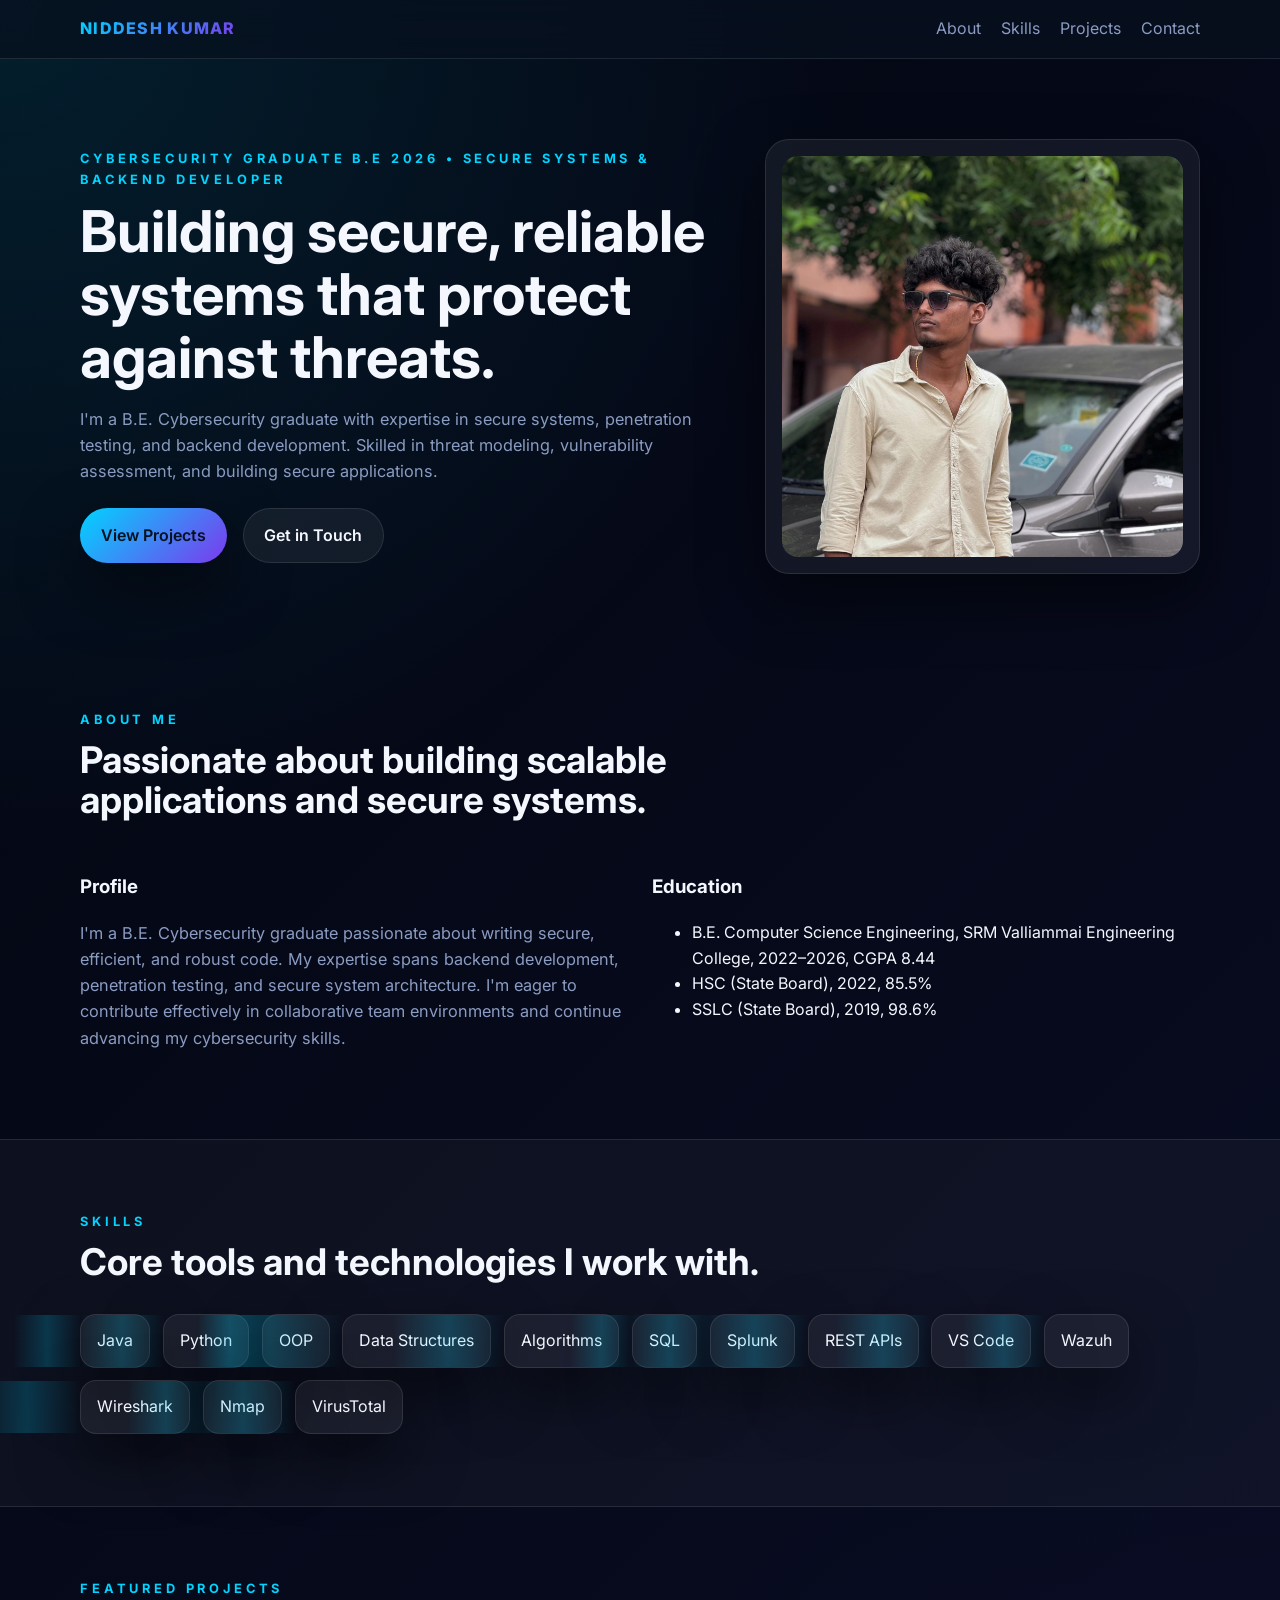
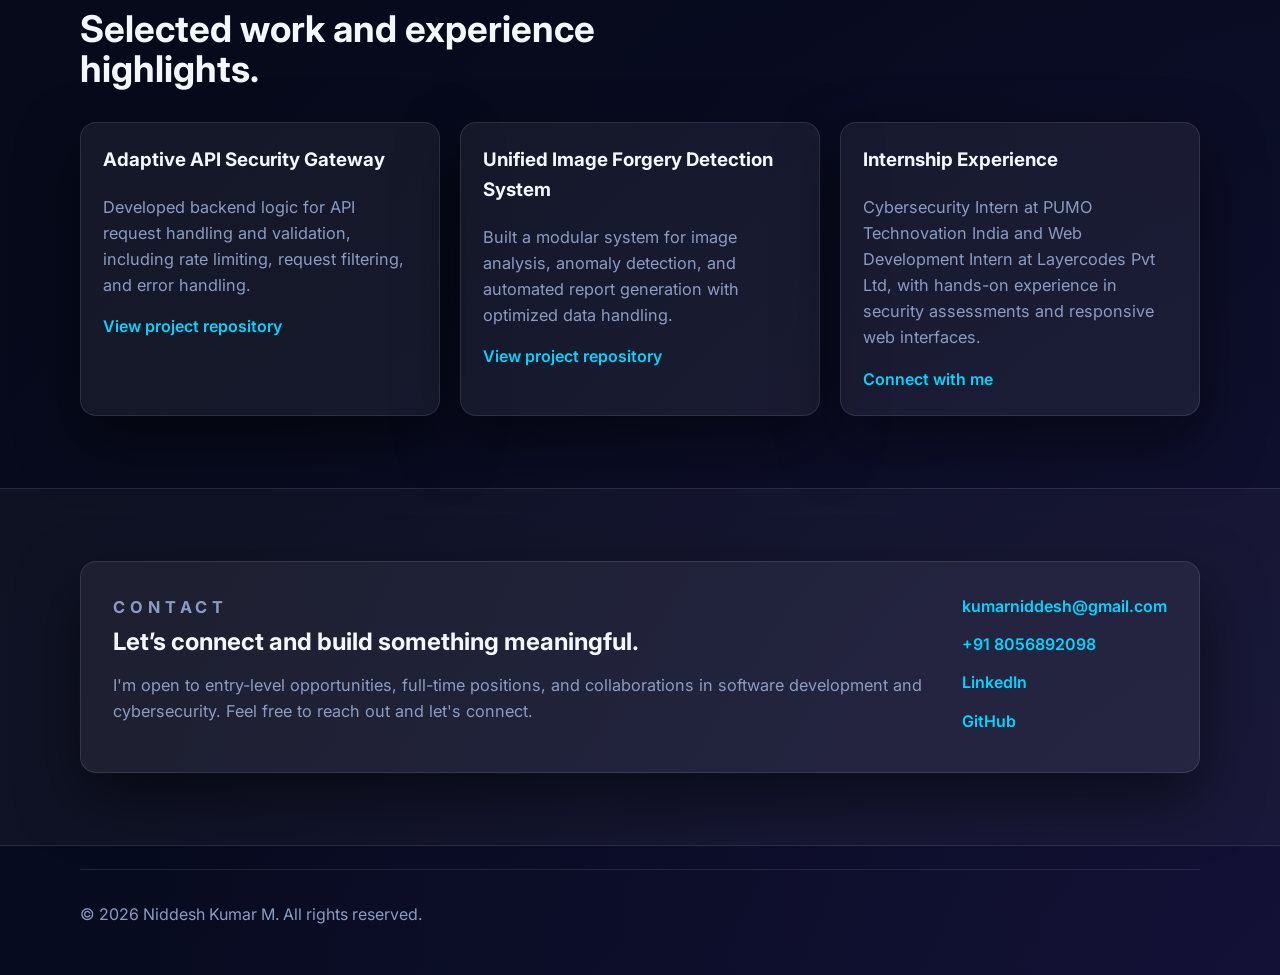
<file: index.html>
<!DOCTYPE html>
<html lang="en">
  <head>
    <meta charset="UTF-8" />
    <meta name="viewport" content="width=device-width, initial-scale=1.0" />
    <title>Niddesh Kumar | Portfolio</title>
    <meta
      name="description"
      content="Portfolio of Niddesh Kumar M, a B.E. Cybersecurity graduate with expertise in secure systems, Java backend development, and penetration testing."
    />
    <link rel="preconnect" href="https://fonts.googleapis.com" />
    <link rel="preconnect" href="https://fonts.gstatic.com" crossorigin />
    <link
      href="https://fonts.googleapis.com/css2?family=Inter:wght@400;500;600;700;800&display=swap"
      rel="stylesheet"
    />
    <link rel="stylesheet" href="styles.css" />
  </head>
  <body>
    <header class="site-header">
      <nav class="nav container">
        <a href="#home" class="brand">Niddesh Kumar</a>
        <button class="menu-toggle" aria-label="Toggle menu" aria-expanded="false">
          <span></span>
          <span></span>
          <span></span>
        </button>
        <div class="nav-links">
          <a href="#about">About</a>
          <a href="#skills">Skills</a>
          <a href="#projects">Projects</a>
          <a href="#contact">Contact</a>
        </div>
      </nav>
    </header>

    <main id="home">
      <section class="hero container">
        <div class="hero-content">
          <p class="eyebrow fade-in">Cybersecurity Graduate B.E 2026 • Secure Systems & Backend Developer</p>
          <h1 class=\"fade-in-up\">Building secure, reliable systems that protect against threats.</h1>
          <p class="hero-text fade-in-up">
            I'm a B.E. Cybersecurity graduate with expertise in secure systems, penetration testing, and backend development. Skilled in threat modeling, vulnerability assessment, and building secure applications.
          </p>
          <div class="hero-actions fade-in-up">
            <a href="#projects" class="btn btn-primary">View Projects</a>
            <a href="#contact" class="btn btn-secondary">Get in Touch</a>
          </div>
        </div>
        <div class="hero-card fade-in-scale">
          <img src="assets/profile.jpg" alt="Niddesh Kumar" class="profile-image" />
        </div>
      </section>

      <section id="about" class="section container">
        <div class="section-heading fade-in-up">
          <p class="eyebrow">About Me</p>
          <h2>Passionate about building scalable applications and secure systems.</h2>
        </div>
        <div class="about-grid">
          <div class="fade-in-up">
            <h3>Profile</h3>
            <p>
              I'm a B.E. Cybersecurity graduate passionate about writing secure, efficient, and robust code. My expertise spans backend development, penetration testing, and secure system architecture. I'm eager to contribute effectively in collaborative team environments and continue advancing my cybersecurity skills.
            </p>
          </div>
          <div class="fade-in-up">
            <h3>Education</h3>
            <ul>
              <li>B.E. Computer Science Engineering, SRM Valliammai Engineering College, 2022–2026, CGPA 8.44</li>
              <li>HSC (State Board), 2022, 85.5%</li>
              <li>SSLC (State Board), 2019, 98.6%</li>
            </ul>
          </div>
        </div>
      </section>

      <section id="skills" class="section section-alt">
        <div class="container">
          <div class="section-heading fade-in-up">
            <p class="eyebrow">Skills</p>
            <h2>Core tools and technologies I work with.</h2>
          </div>
          <div class="skills-grid" data-animate="true">
            <span>Java</span>
            <span>Python</span>
            <span>OOP</span>
            <span>Data Structures</span>
            <span>Algorithms</span>
            <span>SQL</span>
            <span>Splunk</span>
            <span>REST APIs</span>
            <span>VS Code</span>
            <span>Wazuh</span>
            <span>Wireshark</span>
            <span>Nmap</span>
            <span>VirusTotal</span>
          </div>
        </div>
      </section>

      <section id="projects" class="section container">
        <div class="section-heading fade-in-up">
          <p class="eyebrow">Featured Projects</p>
          <h2>Selected work and experience highlights.</h2>
        </div>
        <div class="projects-grid" data-animate="true">
          <article class="project-card">
            <h3>Adaptive API Security Gateway</h3>
            <p>
              Developed backend logic for API request handling and validation,
              including rate limiting, request filtering, and error handling.
            </p>
            <a href="https://github.com/Niddeshkumar/apishieldx" target="_blank" rel="noreferrer">View project repository</a>
          </article>
          <article class="project-card">
            <h3>Unified Image Forgery Detection System</h3>
            <p>
              Built a modular system for image analysis, anomaly detection, and
              automated report generation with optimized data handling.
            </p>
            <a href="https://github.com/Niddeshkumar/apishieldx" target="_blank" rel="noreferrer">View project repository</a>
          </article>
          <article class="project-card">
            <h3>Internship Experience</h3>
            <p>
              Cybersecurity Intern at PUMO Technovation India and Web Development
              Intern at Layercodes Pvt Ltd, with hands-on experience in security
              assessments and responsive web interfaces.
            </p>
            <a href="#contact">Connect with me</a>
          </article>
        </div>
      </section>

      <section id="contact" class="section section-alt">
        <div class="container contact-card">
          <div>
            <p class="eyebrow">Contact</p>
            <h2>Let’s connect and build something meaningful.</h2>
            <p>
              I'm open to entry-level opportunities, full-time positions, and collaborations in software
              development and cybersecurity. Feel free to reach out and let's connect.
            </p>
          </div>
          <div class="contact-links">
            <a href="mailto:kumarniddesh@gmail.com">kumarniddesh@gmail.com</a>
            <a href="tel:+918056892098">+91 8056892098</a>
            <a href="https://linkedin.com/in/niddeshkumar" target="_blank" rel="noreferrer">LinkedIn</a>
            <a href="https://github.com/Niddeshkumar/apishieldx" target="_blank" rel="noreferrer">GitHub</a>
          </div>
        </div>
      </section>
    </main>

    <footer class="site-footer">
      <div class="container footer-inner">
        <p>© <span id="year"></span> Niddesh Kumar M. All rights reserved.</p>
      </div>
    </footer>

    <script src="script.js"></script>
  </body>
</html>
</file>
<file: styles.css>
:root {
  --bg: #0a0e27;
  --surface: rgba(255, 255, 255, 0.06);
  --surface-strong: #141c3d;
  --text: #f5f7ff;
  --muted: #8b9cc2;
  --accent: #00d4ff;
  --accent-2: #7c3aed;
  --border: rgba(255, 255, 255, 0.1);
  --shadow: 0 25px 60px rgba(0, 0, 0, 0.5);
  --transition: all 0.3s cubic-bezier(0.4, 0, 0.2, 1);
}

* {
  box-sizing: border-box;
}

html {
  scroll-behavior: smooth;
}

body {
  margin: 0;
  font-family: 'Inter', sans-serif;
  color: var(--text);
  background:
    radial-gradient(circle at top left, rgba(0, 212, 255, 0.12), transparent 30%),
    radial-gradient(circle at bottom right, rgba(124, 58, 237, 0.08), transparent 40%),
    linear-gradient(135deg, #030610 0%, var(--bg) 100%);
  line-height: 1.6;
}

img {
  display: block;
  max-width: 100%;
}

a {
  color: inherit;
  text-decoration: none;
}

.container {
  width: min(1120px, calc(100% - 2rem));
  margin: 0 auto;
}

.site-header {
  position: sticky;
  top: 0;
  z-index: 10;
  backdrop-filter: blur(18px);
  background: rgba(7, 17, 31, 0.75);
  border-bottom: 1px solid var(--border);
  animation: slideDown 0.6s ease-out;
}

@keyframes slideDown {
  from {
    transform: translateY(-100%);
    opacity: 0;
  }
  to {
    transform: translateY(0);
    opacity: 1;
  }
}

.nav {
  display: flex;
  align-items: center;
  justify-content: space-between;
  padding: 1rem 0;
}

.brand {
  font-weight: 800;
  letter-spacing: 0.08em;
  text-transform: uppercase;
  transition: var(--transition);
  background: linear-gradient(135deg, var(--accent), var(--accent-2));
  -webkit-background-clip: text;
  -webkit-text-fill-color: transparent;
  background-clip: text;
}

.brand:hover {
  transform: scale(1.05);
}

.nav-links {
  display: flex;
  gap: 1.25rem;
  color: var(--muted);
}

.nav-links a {
  position: relative;
  transition: color 0.3s ease;
}

.nav-links a::after {
  content: '';
  position: absolute;
  bottom: -5px;
  left: 0;
  width: 0;
  height: 2px;
  background: var(--accent);
  transition: width 0.3s ease;
}

.nav-links a:hover {
  color: var(--text);
}

.nav-links a:hover::after {
  width: 100%;
}

.menu-toggle {
  display: none;
  flex-direction: column;
  gap: 0.28rem;
  background: transparent;
  border: 0;
  padding: 0.25rem;
  cursor: pointer;
}

.menu-toggle span {
  display: block;
  width: 24px;
  height: 2px;
  background: var(--text);
}

.hero {
  display: grid;
  grid-template-columns: 1.2fr 0.8fr;
  gap: 2rem;
  align-items: center;
  padding: 5rem 0 4rem;
}

.eyebrow {
  margin: 0 0 0.6rem;
  text-transform: uppercase;
  letter-spacing: 0.3em;
  font-size: 0.8rem;
  color: var(--accent);
  font-weight: 700;
}

.hero h1,
.section-heading h2,
.contact-card h2 {
  margin: 0;
  line-height: 1.1;
}

.hero h1 {
  font-size: clamp(2.2rem, 4.5vw, 4rem);
  max-width: 650px;
}

.hero-text,
.about-grid p,
.project-card p,
.contact-card p {
  color: var(--muted);
  font-size: 1.02rem;
}

.hero-actions {
  display: flex;
  flex-wrap: wrap;
  gap: 1rem;
  margin-top: 1.5rem;
}

.btn {
  display: inline-flex;
  align-items: center;
  justify-content: center;
  padding: 0.85rem 1.3rem;
  border-radius: 999px;
  font-weight: 600;
  transition: transform 180ms ease, box-shadow 180ms ease, background-color 180ms ease;
  position: relative;
  overflow: hidden;
}

.btn::before {
  content: '';
  position: absolute;
  top: 50%;
  left: 50%;
  width: 0;
  height: 0;
  border-radius: 50%;
  background: rgba(255, 255, 255, 0.2);
  transform: translate(-50%, -50%);
  transition: width 600ms, height 600ms;
}

.btn:hover::before {
  width: 300px;
  height: 300px;
}

.btn:hover {
  transform: translateY(-3px);
}

.btn-primary {
  background: linear-gradient(135deg, var(--accent), var(--accent-2));
  color: #07111f;
  box-shadow: var(--shadow);
}

.btn-secondary {
  border: 1px solid var(--border);
  background: var(--surface);
}

.btn-tertiary {
  border: 1px solid var(--accent);
  background: transparent;
  color: var(--accent);
}

.btn-tertiary:hover {
  background: rgba(0, 212, 255, 0.1);
  box-shadow: 0 0 20px rgba(0, 212, 255, 0.3);
}

.hero-card {
  background: var(--surface);
  border: 1px solid var(--border);
  border-radius: 1.5rem;
  padding: 1rem;
  box-shadow: var(--shadow);
  overflow: hidden;
}

.hero-card img,
.profile-image {
  width: 100%;
  height: auto;
  border-radius: 1rem;
  display: block;
  object-fit: cover;
}

.section {
  padding: 4.5rem 0;
}

.section-alt {
  background: rgba(255, 255, 255, 0.03);
  border-top: 1px solid var(--border);
  border-bottom: 1px solid var(--border);
}

.section-heading {
  max-width: 700px;
  margin-bottom: 2rem;
}

.section-heading h2 {
  font-size: clamp(1.7rem, 3vw, 2.3rem);
}

.about-grid {
  display: grid;
  grid-template-columns: repeat(2, minmax(0, 1fr));
  gap: 1.5rem;
}

.skills-grid {
  display: flex;
  flex-wrap: wrap;
  gap: 0.8rem;
}

.skills-grid span,
.project-card,
.contact-card {
  background: var(--surface);
  border: 1px solid var(--border);
  border-radius: 1rem;
  box-shadow: var(--shadow);
}

.skills-grid span {
  padding: 0.8rem 1rem;
  color: var(--text);
}

.projects-grid {
  display: grid;
  grid-template-columns: repeat(3, minmax(0, 1fr));
  gap: 1.25rem;
}

.project-card {
  padding: 1.4rem;
}

.project-card h3 {
  margin-top: 0;
}

.project-card a {
  color: var(--accent);
  font-weight: 600;
}

.contact-card {
  display: flex;
  justify-content: space-between;
  gap: 2rem;
  padding: 2rem;
}

.contact-links {
  display: flex;
  flex-direction: column;
  gap: 0.8rem;
}

.contact-links a {
  color: var(--accent);
  font-weight: 600;
}

.site-footer {
  padding: 1.4rem 0 2rem;
  color: var(--muted);
}

.footer-inner {
  border-top: 1px solid var(--border);
  padding-top: 1rem;
}

/* Animations */
@keyframes fadeIn {
  from {
    opacity: 0;
  }
  to {
    opacity: 1;
  }
}

@keyframes fadeInUp {
  from {
    opacity: 0;
    transform: translateY(30px);
  }
  to {
    opacity: 1;
    transform: translateY(0);
  }
}

@keyframes fadeInScale {
  from {
    opacity: 0;
    transform: scale(0.95);
  }
  to {
    opacity: 1;
    transform: scale(1);
  }
}

@keyframes slideInLeft {
  from {
    opacity: 0;
    transform: translateX(-50px);
  }
  to {
    opacity: 1;
    transform: translateX(0);
  }
}

@keyframes slideInRight {
  from {
    opacity: 0;
    transform: translateX(50px);
  }
  to {
    opacity: 1;
    transform: translateX(0);
  }
}

@keyframes glow {
  0%, 100% {
    box-shadow: 0 0 20px rgba(0, 212, 255, 0.3);
  }
  50% {
    box-shadow: 0 0 40px rgba(0, 212, 255, 0.6);
  }
}

@keyframes pulse {
  0%, 100% {
    transform: scale(1);
  }
  50% {
    transform: scale(1.02);
  }
}

@keyframes shimmer {
  0% {
    background-position: -1000px 0;
  }
  100% {
    background-position: 1000px 0;
  }
}

.fade-in {
  animation: fadeIn 0.8s ease-out forwards;
}

.fade-in-up {
  animation: fadeInUp 0.8s ease-out forwards;
}

.fade-in-scale {
  animation: fadeInScale 0.8s ease-out forwards;
}

.slide-in-left {
  animation: slideInLeft 0.8s ease-out forwards;
}

.slide-in-right {
  animation: slideInRight 0.8s ease-out forwards;
}

.skills-grid span,
.project-card {
  transition: var(--transition);
  position: relative;
}

.skills-grid span::before {
  content: '';
  position: absolute;
  top: 0;
  left: -100%;
  width: 100%;
  height: 100%;
  background: linear-gradient(90deg, transparent, rgba(0, 212, 255, 0.2), transparent);
  transition: left 0.6s ease;
}

.skills-grid span:hover::before {
  left: 100%;
}

.skills-grid span:hover {
  background: rgba(0, 212, 255, 0.15);
  border-color: var(--accent);
  transform: translateY(-4px);
  box-shadow: 0 10px 30px rgba(0, 212, 255, 0.2);
}

.project-card {
  overflow: hidden;
}

.project-card::before {
  content: '';
  position: absolute;
  top: 0;
  left: 0;
  width: 100%;
  height: 100%;
  background: linear-gradient(135deg, rgba(124, 58, 237, 0.1), rgba(0, 212, 255, 0.05));
  opacity: 0;
  transition: opacity 0.4s ease;
}

.project-card:hover::before {
  opacity: 1;
}

.project-card:hover {
  background: rgba(124, 58, 237, 0.1);
  border-color: var(--accent-2);
  transform: translateY(-6px);
  box-shadow: 0 15px 40px rgba(124, 58, 237, 0.25);
}

.nav-links a,
.project-card a,
.contact-links a {
  transition: var(--transition);
}

.nav-links a:hover,
.project-card a:hover {
  color: var(--accent);
  text-shadow: 0 0 10px rgba(0, 212, 255, 0.5);
}

@media (max-width: 860px) {
  .hero,
  .about-grid,
  .projects-grid,
  .contact-card {
    grid-template-columns: 1fr;
  }

  .hero {
    padding-top: 3rem;
  }

  .contact-card {
    flex-direction: column;
  }
}

@media (max-width: 640px) {
  .menu-toggle {
    display: flex;
  }

  .nav-links {
    display: none;
    position: absolute;
    top: 100%;
    left: 0;
    right: 0;
    flex-direction: column;
    background: rgba(7, 17, 31, 0.95);
    padding: 1rem;
    border-bottom: 1px solid var(--border);
  }

  .nav-links.open {
    display: flex;
  }

  .hero {
    padding-bottom: 2rem;
  }
}
</file>
